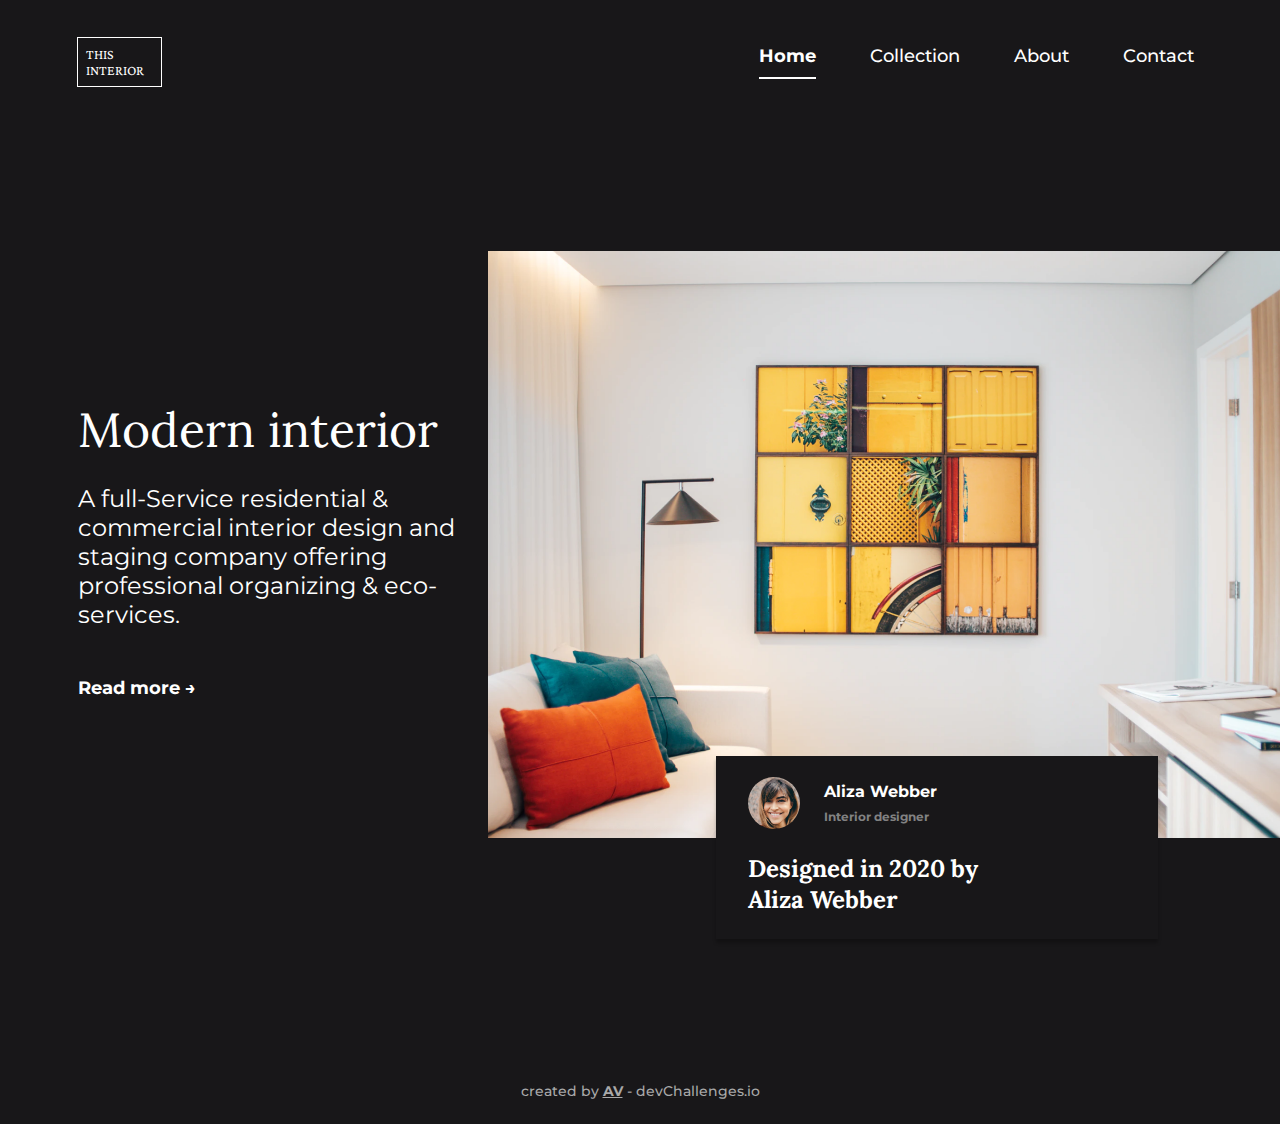
<file: index.html>
<!DOCTYPE html>
<html lang="en">
  <head>
    <meta charset="UTF-8" />
    <meta http-equiv="X-UA-Compatible" content="IE=edge" />
    <meta name="viewport" content="width=device-width, initial-scale=1.0" />
    <link rel="stylesheet" href="InteriorConsultant.css" />
    <link rel="preconnect" href="https://fonts.gstatic.com" />
    <link
      href="https://fonts.googleapis.com/css2?family=Crimson+Pro:wght@200&display=swap"
      rel="stylesheet"
    />
    <link rel="preconnect" href="https://fonts.gstatic.com" />
    <link
      href="https://fonts.googleapis.com/css2?family=Montserrat:wght@700&display=swap"
      rel="stylesheet"
    />
    <link rel="preconnect" href="https://fonts.gstatic.com" />
    <link
      href="https://fonts.googleapis.com/css2?family=Montserrat:wght@500&display=swap"
      rel="stylesheet"
    />
    <link rel="preconnect" href="https://fonts.gstatic.com" />
    <link
      href="https://fonts.googleapis.com/css2?family=Lora:wght@500&display=swap"
      rel="stylesheet"
    />
    <title>Interior Consultant</title>
  </head>
  <body>
    <!-- Header -->

    <div class="header">
      <div class="logo">
        <h1>this interior</h1>
      </div>
      <div class="rsheader">
        <div class="Home">Home</div>
        <div class="Collection">Collection</div>
        <div class="Collection">About</div>
        <div class="Collection">Contact</div>
      </div>
      <a href="Menu.html">
        <img
          class="hamburger"
          src="Hamburger_icon 1.png"
          alt="hamburger menu"
        />
      </a>
    </div>

    <!-- Body -->

    <div class="bodyclass">
      <div class="text">
        <h2>Modern interior</h2>
        <p class="bodyp">
          A full-Service residential & commercial interior design and staging
          company offering professional organizing & eco-services.
        </p>
        <button class="bodybutton">Read more &rarr;</button>
      </div>
      <div>
        <img class="bgimage" src="background.png" alt="background" />
        <div class="alizaclass">
          <div class="alizaflex">
            <img class="alizaimg" src="aliza.png" alt="aliza" />
            <div>
              <h3>Aliza Webber</h3>
              <h3 class="alizapro">Interior designer</h3>
            </div>
          </div>
          <p class="alizap">Designed in 2020 by Aliza Webber</p>
        </div>
      </div>
    </div>

    <footer>
      created by <u><strong>AV</strong></u> - devChallenges.io
    </footer>
  </body>
</html>
</file>
<file: InteriorConsultant.css>
body {
  background-color: #181719;
  color: #ffffff;
  margin: 0;
  padding: 0;
}

.header {
  display: flex;
  justify-content: space-between;
  align-items: center;
  margin-top: 2.625rem;
  margin-left: 4.313rem;
  height: 2.5rem;
}

h1 {
  border: 0.063rem solid white;
  padding: 0.5rem;
  font-family: "Crimson Pro", serif;
  text-transform: uppercase;
  font-size: 0.875rem;
  font-style: normal;
  font-weight: normal;
  margin-left: 0.5rem;
}

.rsheader {
  width: 33.563rem;
  justify-content: space-between;
  display: flex;
  margin: 5.375rem;
  margin-left: 49.25%;
  font-size: 1.125rem;
}

.Collection {
  font-family: "Montserrat", sans-serif;
  font-weight: 500;
}

.Home {
  font-weight: 700;
  font-family: "Montserrat", sans-serif;
  border-bottom: 0.125rem solid white;
  padding-bottom: 0.625rem;
}

h2 {
  font-family: "Lora", serif;
  font-size: 3rem;
  font-weight: normal;
  margin-bottom: 2.5rem;
  margin: 0;
}

.bodyp {
  font-family: "Montserrat", sans-serif;
  font-weight: 400;
  font-size: 1.5rem;
  width: 25.625rem;
  margin-bottom: 3rem;
}

.bodybutton {
  font-size: 1.125rem;
  font-family: "Montserrat", sans-serif;
  font-weight: 700;
  background: none;
  border: none;
  color: #ffffff;
  padding: 0;
}

.bodyclass {
  display: flex;
  justify-content: space-between;
  margin: 4.875rem;
  margin-top: 10.563rem;
}

.text {
  position: relative;
  top: 9.267rem;
}

.bgimage {
  width: 51.319rem;
  height: 36.658rem;
  margin-right: 0.5rem;
}

.alizaclass {
  position: absolute;
  top: 47.25rem;
  right: 7.613rem;
  width: 27.625rem;
  background-color: #181719;
  box-shadow: 0rem 0.25rem 0.2rem rgba(0, 0, 0, 0.25);
}

.alizaflex {
  margin-top: 1.3rem;
  margin-left: 2rem;
  display: flex;
  align-items: center;
  font-family: "Montserrat", sans-serif;
  font-weight: 500;
  font-weight: lighter;
  font-size: 0.875rem;
}

.alizapro {
  margin-top: 0.5rem;
  font-size: 0.75rem;
  color: #828282;
}

.alizaimg {
  margin-right: 1.5rem;
  border-radius: 50%;
  width: 3.25rem;
  height: 3.25rem;
}

.alizap {
  font-family: "Lora", serif;
  font-weight: 700;
  font-size: 1.5rem;
  width: 17.938rem;
  margin-left: 2rem;
}

h3 {
  margin: 0;
}

footer {
  text-align: center;
  margin-top: 15rem;
  margin-bottom: 1.5rem;
  font-family: "Montserrat", sans-serif;
  font-weight: 500;
  font-size: 0.875rem;
  color: #a9a9a9;
}

.hamburger {
  display: none;
  width: 1.781rem;
  height: 1.781rem;
  margin-right: 0.5rem;
}

@media only screen and (max-width: 700px) {
  * {
    text-decoration: none;
    list-style: none;
  }
  body {
    background-color: #181719;
    color: #ffffff;
    margin: 0;
    padding: 0;
  }

  .header {
    margin-top:1.188rem ;
    margin-left: 0.75rem;
  }

  h1 {
    border: 0.063rem solid white;
    padding: 0.5rem;
    font-family: "Crimson Pro", serif;
    text-transform: uppercase;
    font-size: 0.875rem;
    font-style: normal;
    font-weight: normal;
    /* margin-left: 1.188rem; */
  }

  .hamburger {
    display: block;
    margin-right: 0.797rem;
    /* margin-top: 1.188rem; */
    /* position: absolute; */
    /* right:0px; */
}

.rsheader {
  display: none;
}

.bodyclass {
  flex-direction: column;
  margin: 1.25rem;
  margin-top: 0;

  justify-content: space-around;
}

.bgimage {
  height: 100%;
  width:100%;
  margin-top: 5rem;
}

.text {
  top: 2.375rem;
}

.bodyp {
  margin-bottom: 1.563rem;
}

.alizaclass {
  position: absolute;
  top: 45rem;
  right: 2.8rem;
  width: 27.625rem;
}

footer {
  margin-top: 13rem;
</file>
